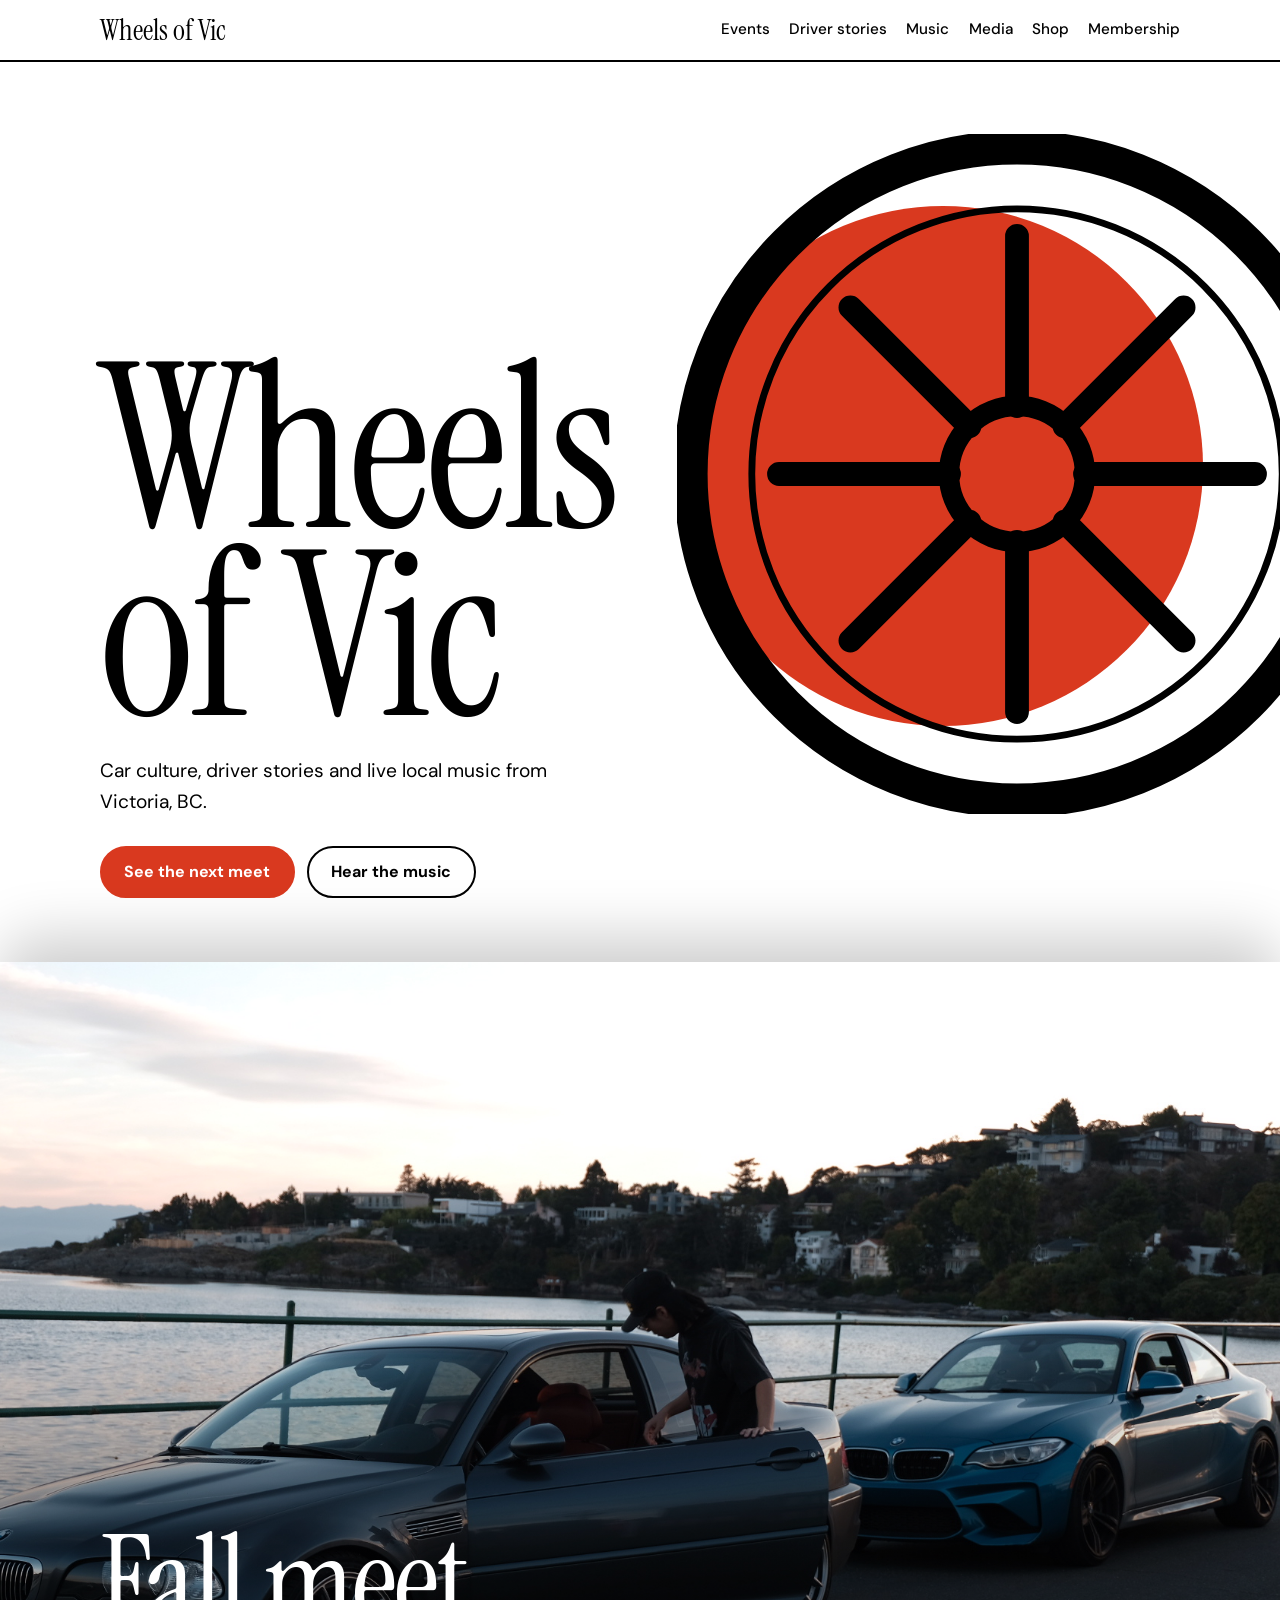
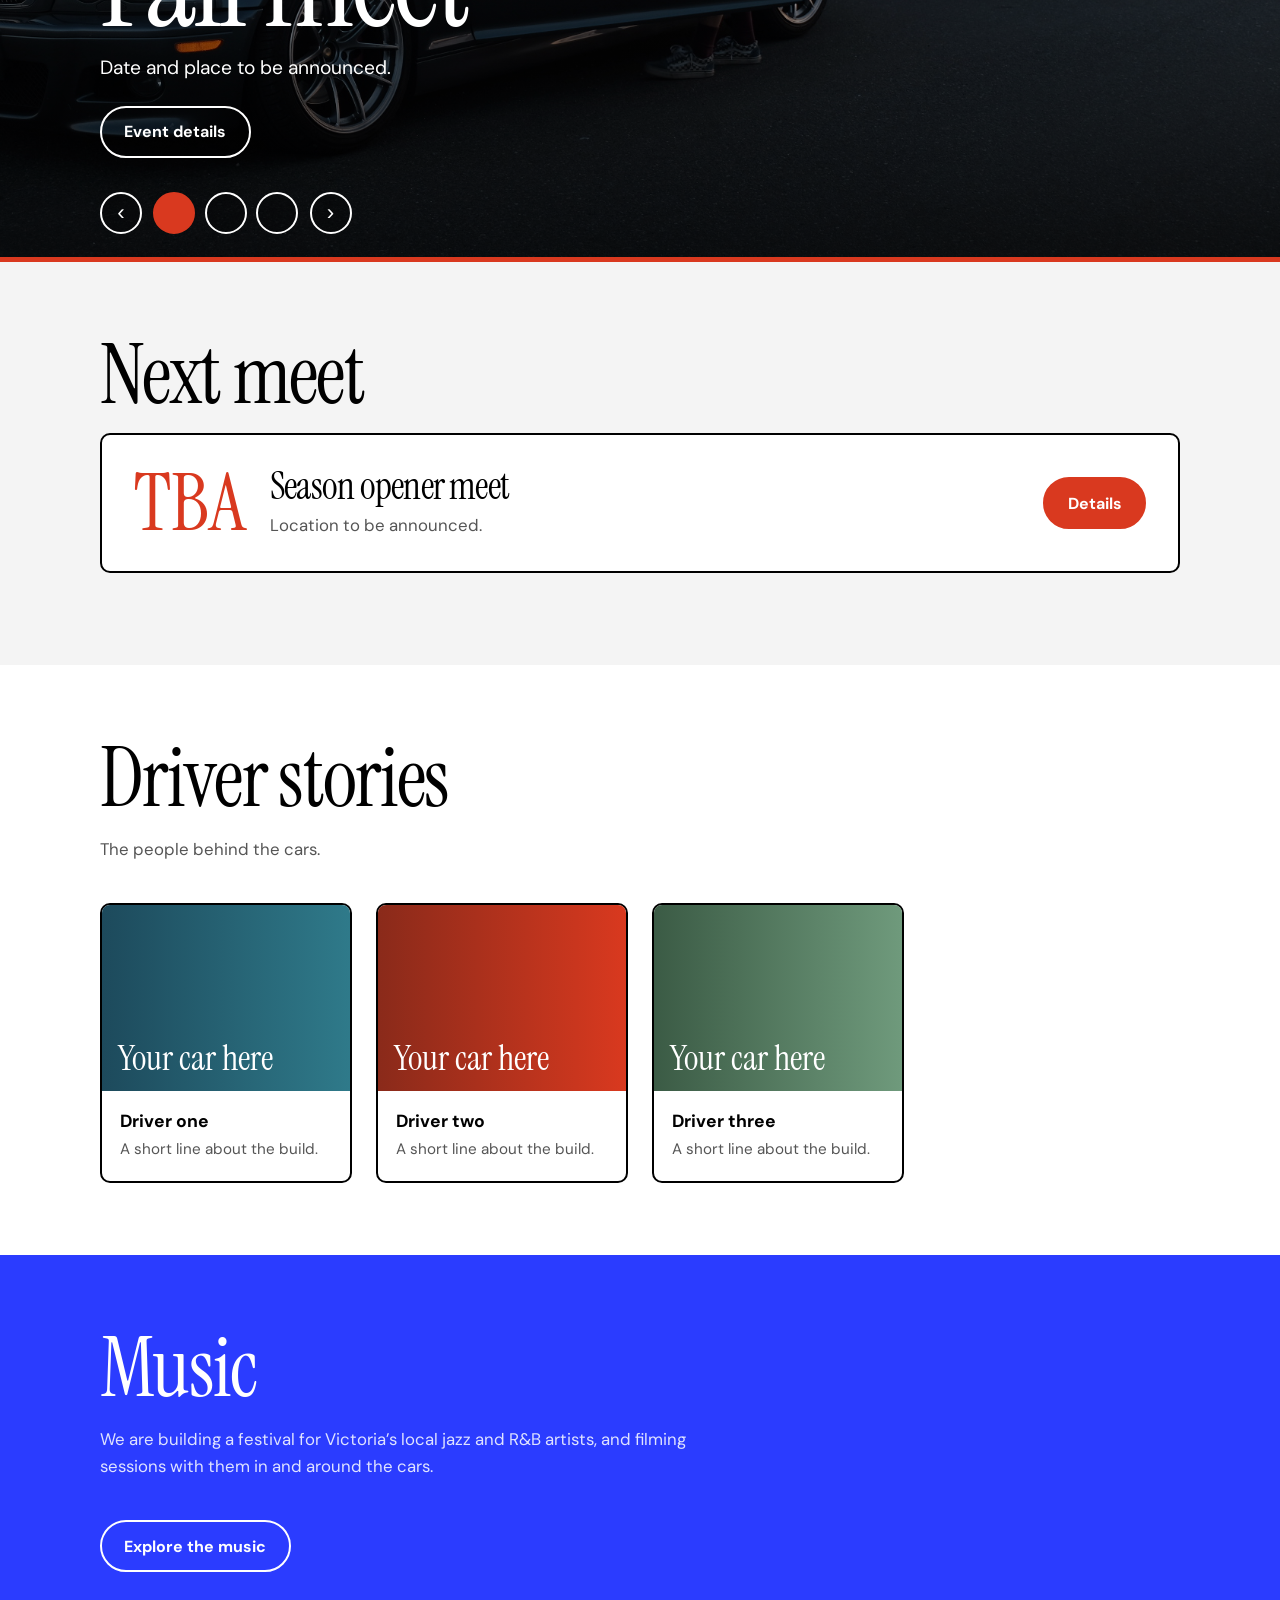
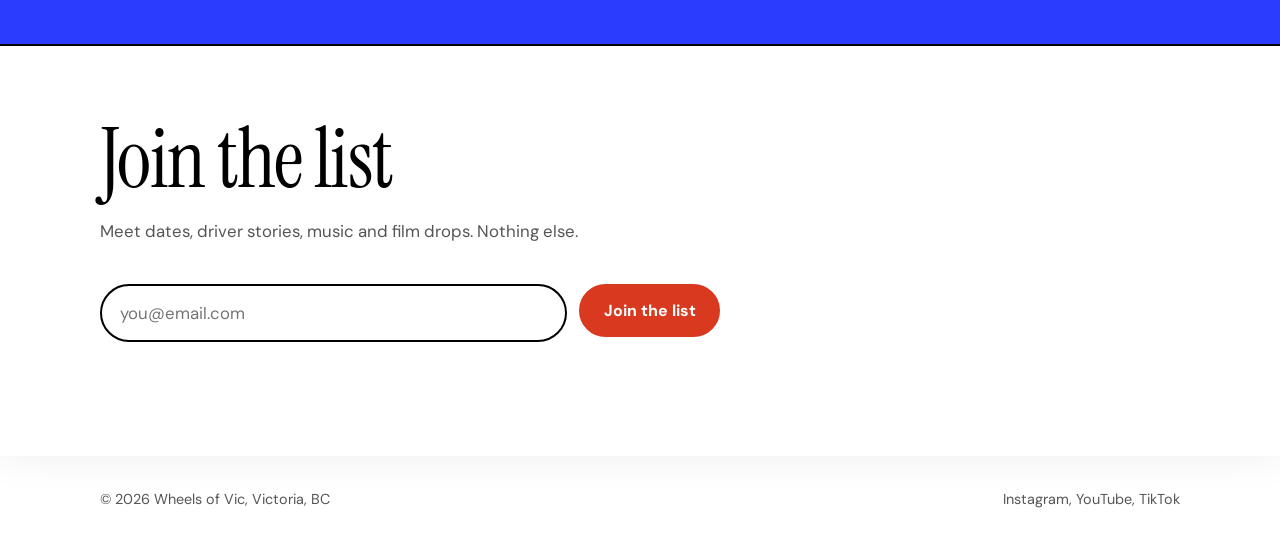
<file: index.html>
<!doctype html>
<html lang="en" class="cover">
  <head>
    <meta charset="utf-8" />
    <meta
      name="viewport"
      content="width=device-width, initial-scale=1, viewport-fit=cover"
    />
    <title>Wheels of Vic</title>
    <link
      href="https://fonts.googleapis.com/css2?family=Instrument+Serif:ital@0;1&family=DM+Sans:wght@400;500;700&display=swap"
      rel="stylesheet"
    />
    <link rel="stylesheet" href="css/main.css" />
  </head>
  <body>
    <div id="site-header"></div>
    <main>
      <div class="hero">
        <div class="disc"></div>
        <svg
          class="wheel"
          id="wheel"
          viewBox="0 0 200 200"
          fill="none"
          stroke="currentColor"
          aria-hidden="true"
        >
          <g class="idle">
            <circle cx="100" cy="100" r="96" stroke-width="10" />
            <circle cx="100" cy="100" r="78" stroke-width="2" />
            <circle cx="100" cy="100" r="20" stroke-width="6" />
            <path
              stroke-width="7"
              stroke-linecap="round"
              d="M100 80V30M100 120v50M80 100H30M120 100h50M114 86l35-35M86 114l-35 35M86 86L51 51M114 114l35 35"
            />
          </g>
        </svg>
        <div class="wrap">
          <h1><span>Wheels</span><span>of Vic</span></h1>
          <p>
            Car culture, driver stories and live local music from Victoria, BC.
            <span class="eq" aria-hidden="true"
              ><i></i><i></i><i></i><i></i><i></i
            ></span>
          </p>
          <div class="btns">
            <a class="btn hot" href="events.html">See the next meet</a
            ><a class="btn" href="music.html">Hear the music</a>
          </div>
        </div>
      </div>
      <div class="stack">
        <section
          class="slider"
          id="billboard"
          role="region"
          aria-roledescription="carousel"
          aria-label="Featured"
        >
          <div class="track"></div>
          <div class="ctrl">
            <button class="prev" aria-label="Previous slide">‹</button>
            <div class="dots"></div>
            <button class="next" aria-label="Next slide">›</button>
          </div>
          <div class="bar"><i></i></div>
        </section>
        <section class="alt">
          <div class="wrap">
            <h2>Next meet</h2>
            <div class="event">
              <div class="date">TBA</div>
              <div>
                <h3>Season opener meet</h3>
                <p>Location to be announced.</p>
              </div>
              <a class="btn hot" href="events.html">Details</a>
            </div>
          </div>
        </section>
        <section>
          <div class="wrap">
            <h2>Driver stories</h2>
            <p class="lede">The people behind the cars.</p>
            <div class="grid" id="storyGrid" data-limit="3"></div>
          </div>
        </section>
        <section class="band">
          <div class="wrap">
            <h2>
              Music
              <span class="eq" aria-hidden="true"
                ><i></i><i></i><i></i><i></i><i></i
              ></span>
            </h2>
            <p class="lede">
              We are building a festival for Victoria’s local jazz and R&amp;B
              artists, and filming sessions with them in and around the cars.
            </p>
            <a class="btn" href="music.html">Explore the music</a>
          </div>
        </section>
        <section class="dark">
          <div class="wrap">
            <h2>Join the list</h2>
            <p class="lede">
              Meet dates, driver stories, music and film drops. Nothing else.
            </p>
            <form class="join" data-demo="Thanks. You are on the list.">
              <input
                type="email"
                required
                placeholder="you@email.com"
                aria-label="Email address"
              /><button class="btn hot" type="submit">Join the list</button>
            </form>
            <div class="msg" role="status"></div>
          </div>
        </section>
      </div>
    </main>
    <div id="site-footer"></div>
    <script src="js/stories.js"></script>
    <script src="js/billboard.js"></script>
    <script src="js/layout.js"></script>
  </body>
</html>
</file>
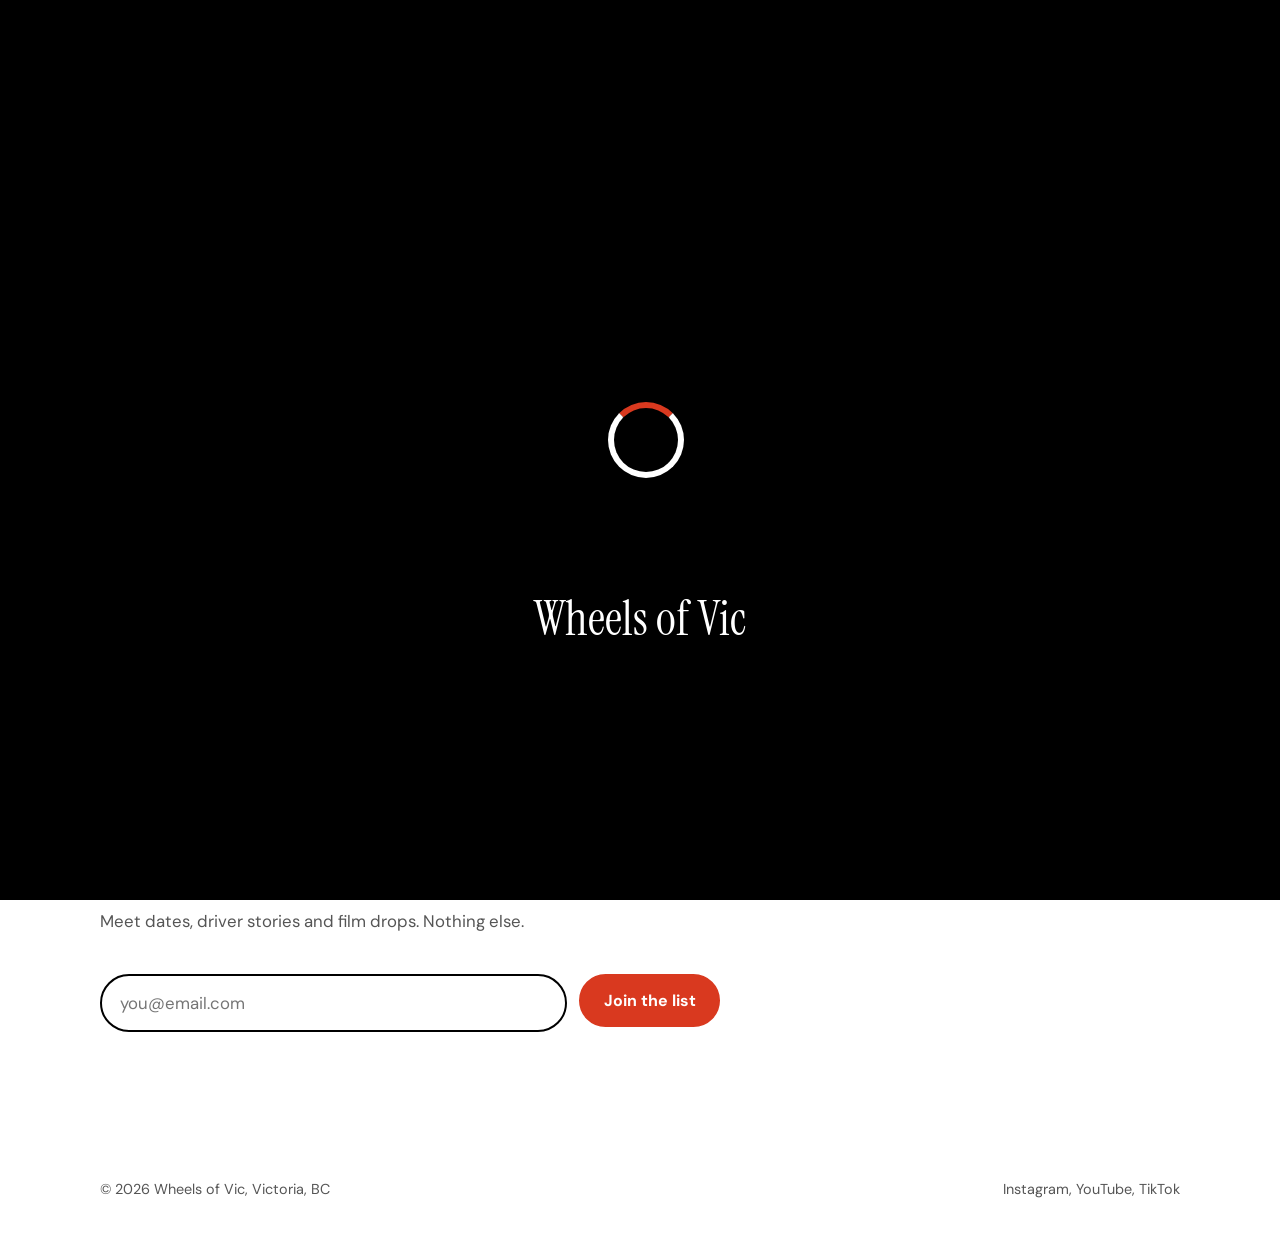
<file: events.html>
<!doctype html>
<html lang="en" class="cover">
  <head>
    <meta charset="utf-8" />
    <meta
      name="viewport"
      content="width=device-width, initial-scale=1, viewport-fit=cover"
    />
    <title>Events | Wheels of Vic</title>
    <link
      href="https://fonts.googleapis.com/css2?family=Instrument+Serif:ital@0;1&family=DM+Sans:wght@400;500;700&display=swap"
      rel="stylesheet"
    />
    <link rel="stylesheet" href="css/main.css" />
  </head>
  <body>
    <div id="site-header"></div>
    <main>
      <div class="wrap page-title"><h1>Events</h1></div>
      <section>
        <div class="wrap">
          <p class="lede">
            Open to every make, model and build. Everyone is welcome, in
            Victoria and beyond.
          </p>
          <div class="event">
            <div class="date">TBA</div>
            <div>
              <h3>Season opener meet</h3>
              <p>Location and time to be announced.</p>
            </div>
            <a class="btn hot" href="#join">Get notified</a>
          </div>
          <p class="lede">Past meet recaps will appear here.</p>
        </div>
      </section>
      <section class="dark">
        <div class="wrap">
          <h2>Join the list</h2>
          <p class="lede">
            Meet dates, driver stories and film drops. Nothing else.
          </p>
          <form class="join" data-demo="Thanks. You are on the list.">
            <input
              type="email"
              required
              placeholder="you@email.com"
              aria-label="Email address"
            /><button class="btn hot" type="submit">Join the list</button>
          </form>
          <div class="msg" role="status"></div>
        </div>
      </section>
    </main>
    <div id="site-footer"></div>
    <script src="js/stories.js"></script>
    <script src="js/layout.js"></script>
  </body>
</html>
</file>
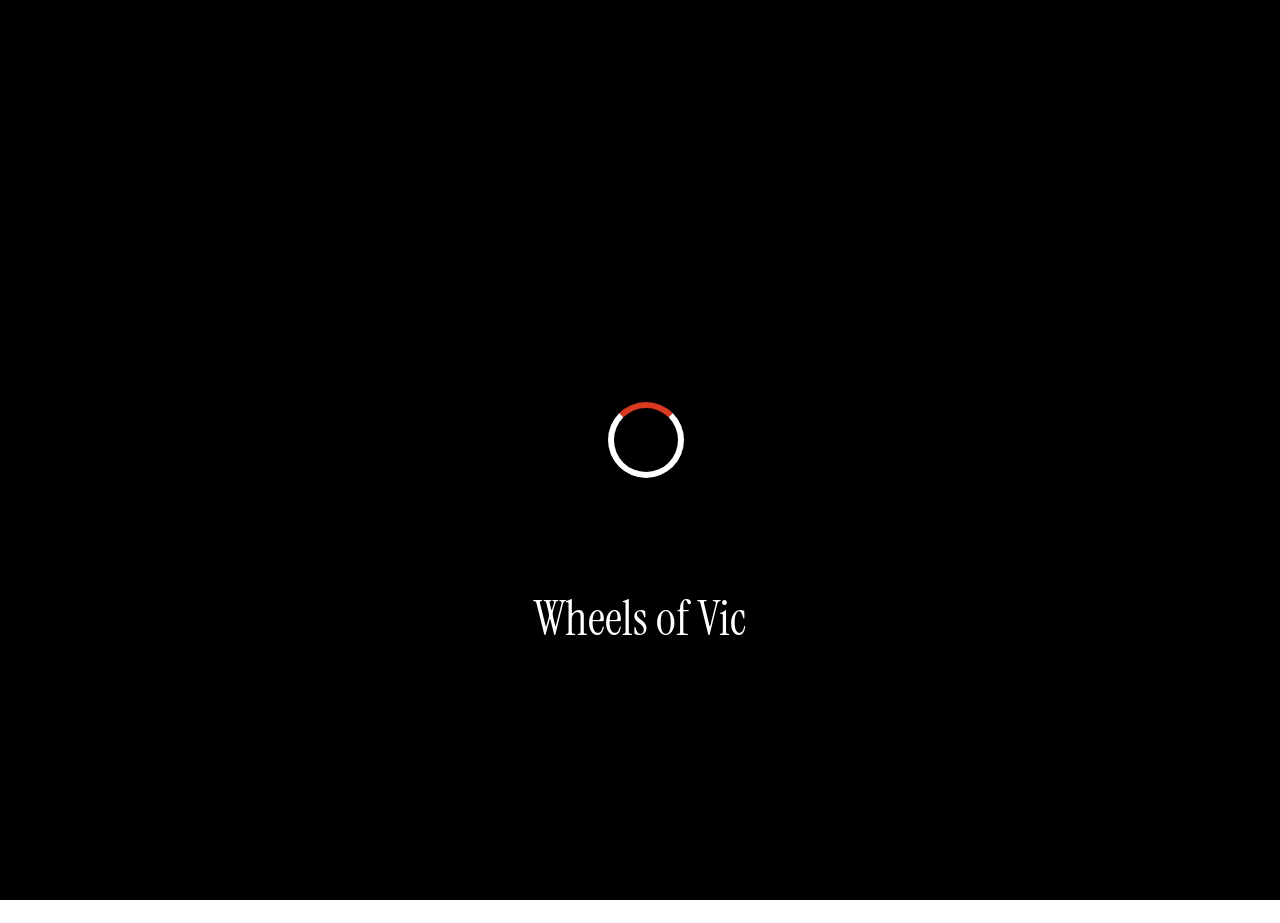
<file: media.html>
<!doctype html>
<html lang="en" class="cover">
  <head>
    <meta charset="utf-8" />
    <meta
      name="viewport"
      content="width=device-width, initial-scale=1, viewport-fit=cover"
    />
    <title>Media | Wheels of Vic</title>
    <link
      href="https://fonts.googleapis.com/css2?family=Instrument+Serif:ital@0;1&family=DM+Sans:wght@400;500;700&display=swap"
      rel="stylesheet"
    />
    <link rel="stylesheet" href="css/main.css" />
  </head>
  <body>
    <div id="site-header"></div>
    <main>
      <div class="wrap page-title"><h1>Photo and film</h1></div>
      <section>
        <div class="wrap">
          <p class="lede">
            Event coverage and short films shot around Greater Victoria. Replace
            these blocks with photos and YouTube embeds.
          </p>
          <div class="media">
            <div class="a" style="--c1: #1d4a5c; --c2: #0f1b21">
              Meet recap film
            </div>
            <div class="b" style="--c1: #8a2a1a; --c2: #d9391f">
              Golden hour at Dallas Road
            </div>
            <div style="--c1: #3b5b45; --c2: #17272f">Malahat run</div>
            <div style="--c1: #55606b; --c2: #13222a">Harbour night shoot</div>
          </div>
        </div>
      </section>
    </main>
    <div id="site-footer"></div>
    <script src="js/stories.js"></script>
    <script src="js/layout.js"></script>
  </body>
</html>
</file>
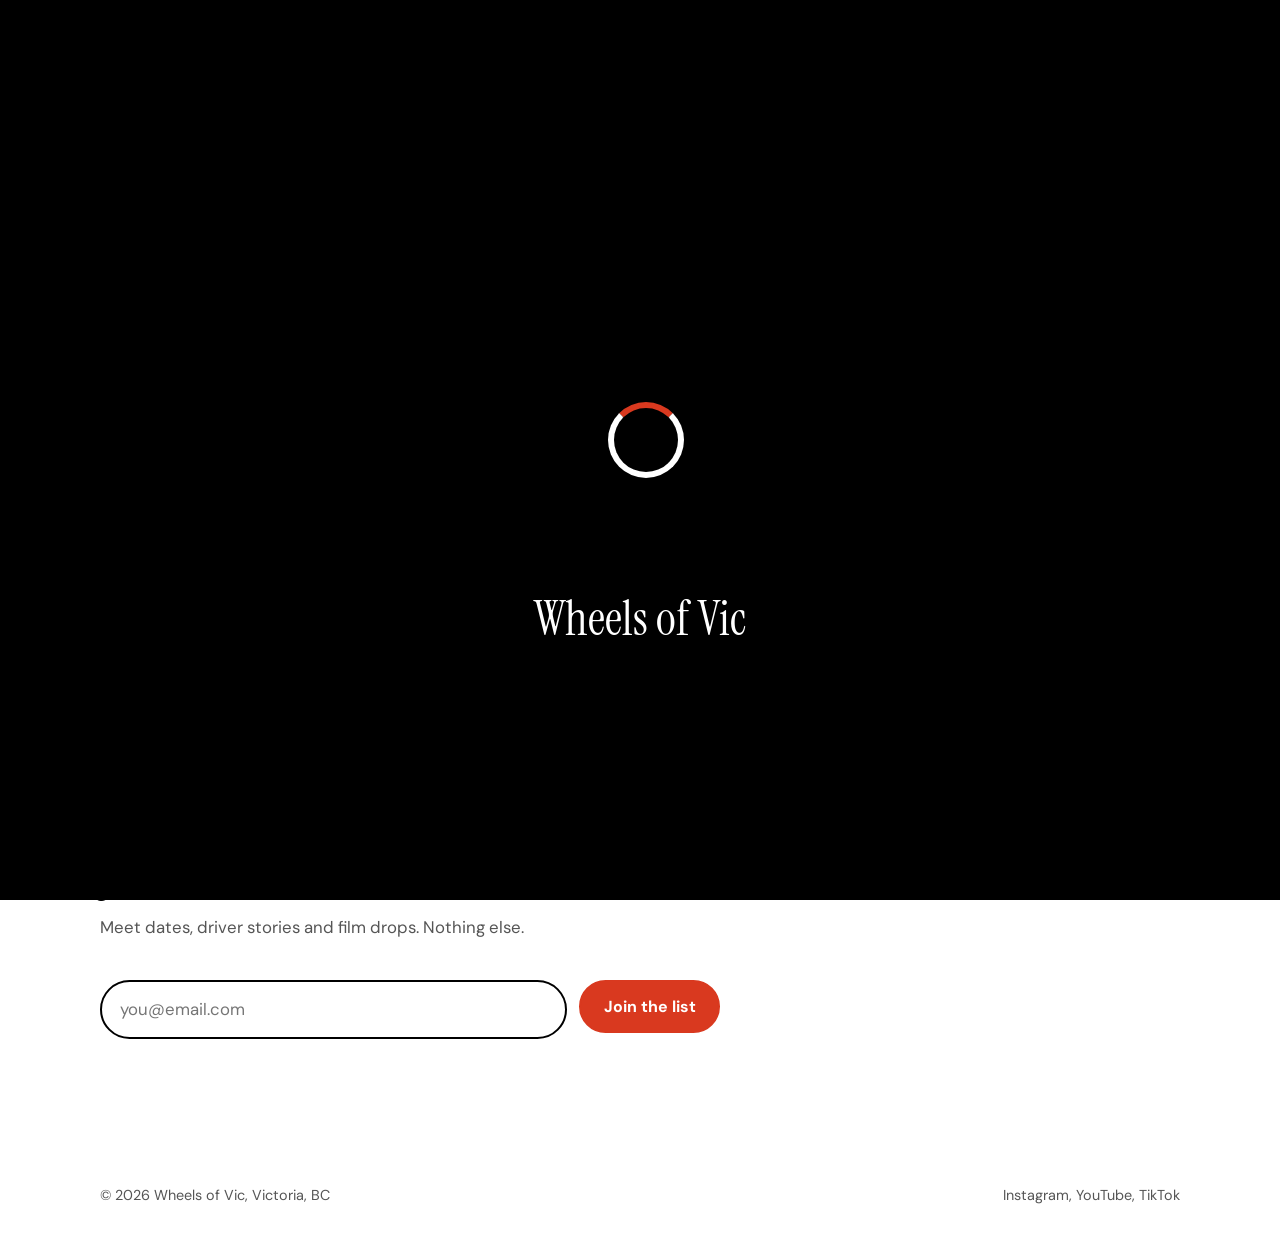
<file: membership.html>
<!doctype html>
<html lang="en" class="cover">
  <head>
    <meta charset="utf-8" />
    <meta
      name="viewport"
      content="width=device-width, initial-scale=1, viewport-fit=cover"
    />
    <title>Membership | Wheels of Vic</title>
    <link
      href="https://fonts.googleapis.com/css2?family=Instrument+Serif:ital@0;1&family=DM+Sans:wght@400;500;700&display=swap"
      rel="stylesheet"
    />
    <link rel="stylesheet" href="css/main.css" />
  </head>
  <body>
    <div id="site-header"></div>
    <main>
      <div class="wrap page-title"><h1>Membership</h1></div>
      <section>
        <div class="wrap">
          <p class="lede">
            Tiers and pricing are placeholders. Edit them to match your plan.
          </p>
          <div class="tiers">
            <div class="tier">
              <h3>Community</h3>
              <p>Free</p>
              <ul>
                <li>Event announcements</li>
                <li>Driver stories and media</li>
              </ul>
            </div>
            <div class="tier pick">
              <h3>Crew</h3>
              <p>Price to be set</p>
              <ul>
                <li>Early access to meets and drops</li>
                <li>Member discounts in the shop</li>
                <li>Featured driver story</li>
              </ul>
            </div>
          </div>
        </div>
      </section>
      <section class="dark">
        <div class="wrap">
          <h2>Join the list</h2>
          <p class="lede">
            Meet dates, driver stories and film drops. Nothing else.
          </p>
          <form class="join" data-demo="Thanks. You are on the list.">
            <input
              type="email"
              required
              placeholder="you@email.com"
              aria-label="Email address"
            /><button class="btn hot" type="submit">Join the list</button>
          </form>
          <div class="msg" role="status"></div>
        </div>
      </section>
    </main>
    <div id="site-footer"></div>
    <script src="js/stories.js"></script>
    <script src="js/layout.js"></script>
  </body>
</html>
</file>
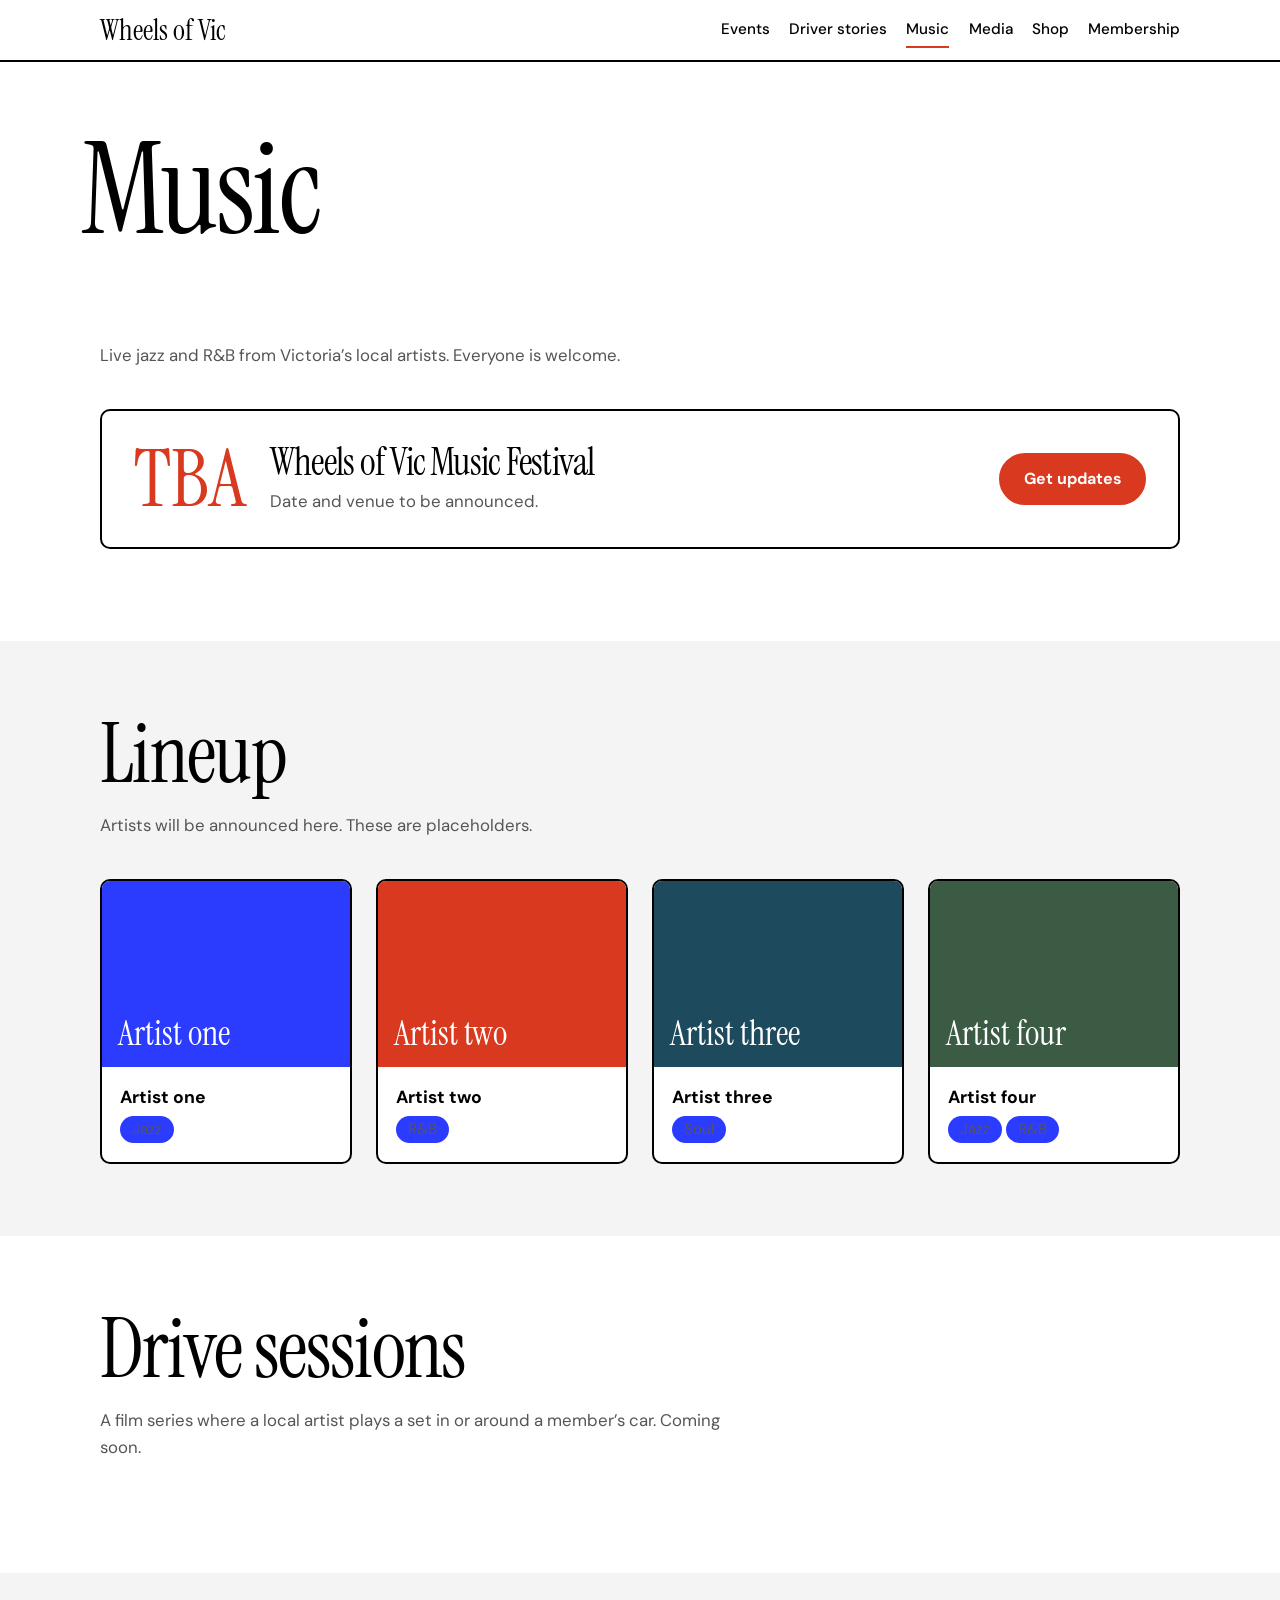
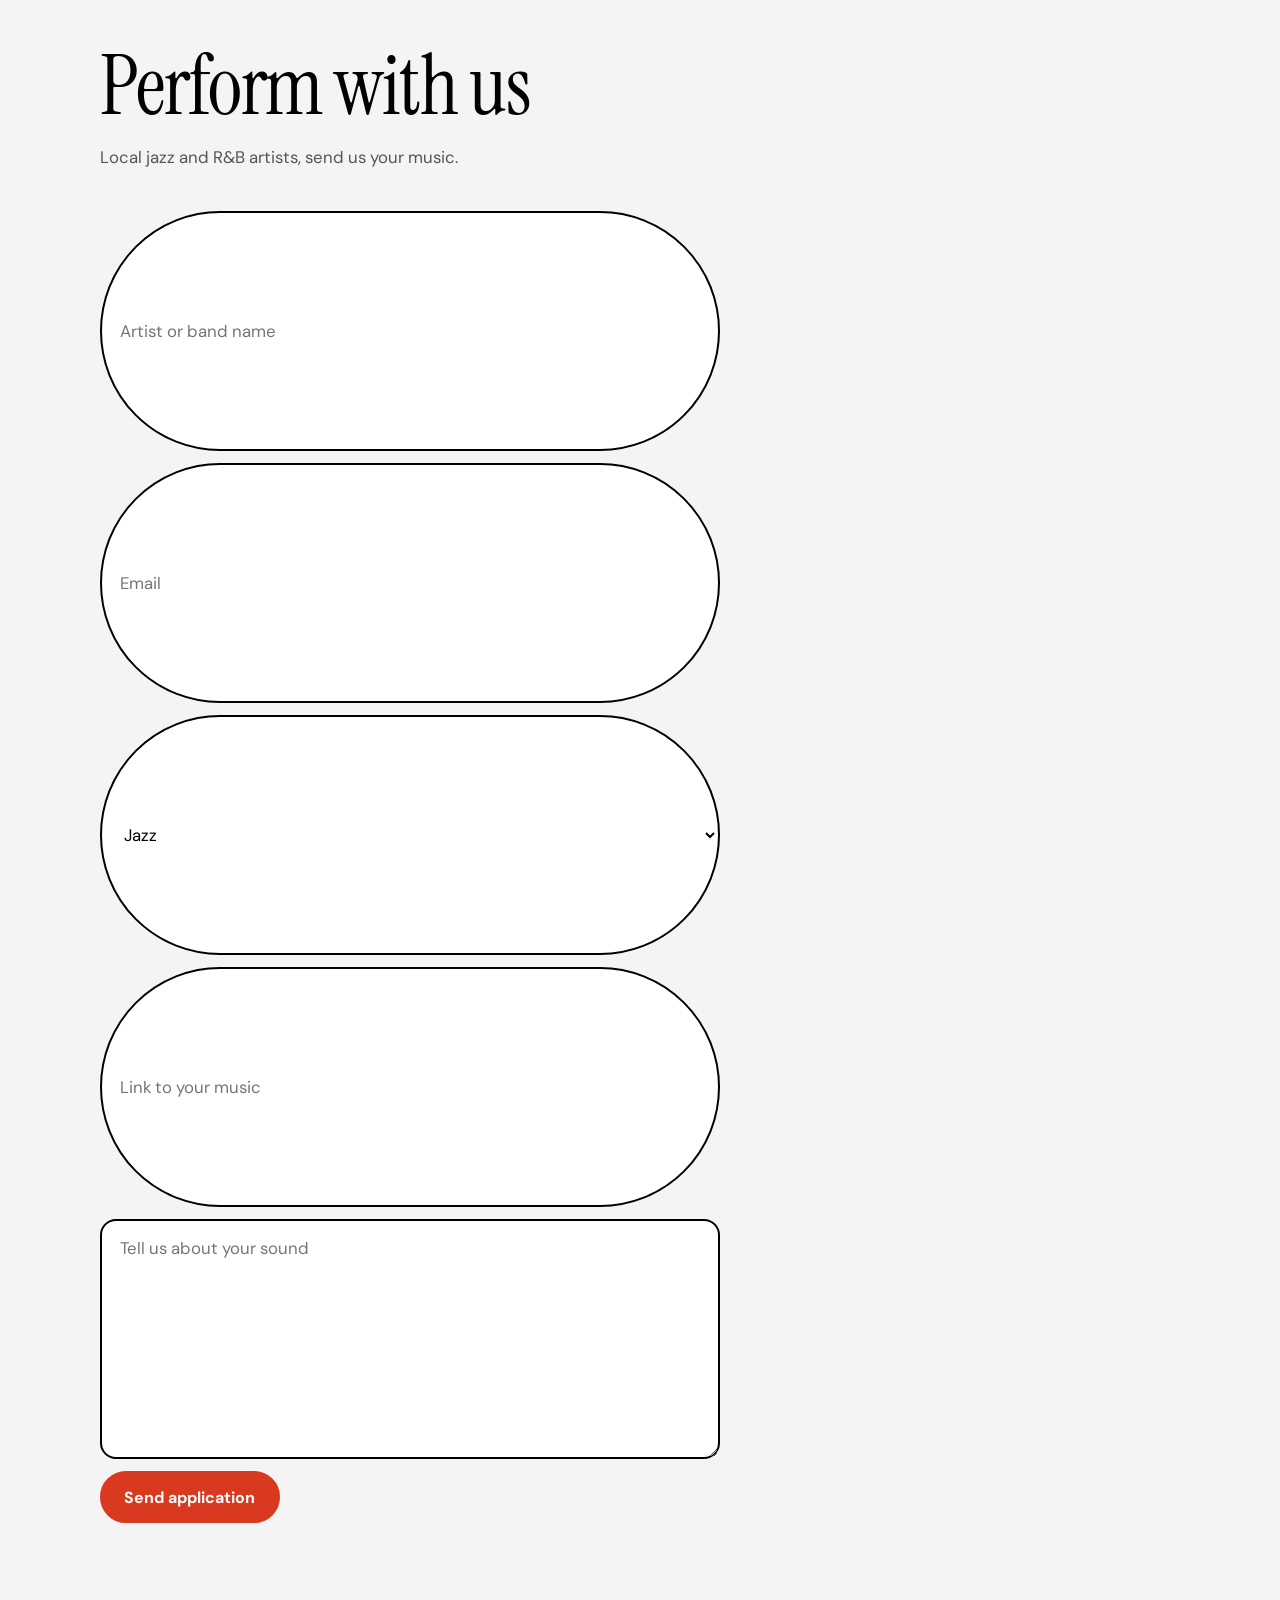
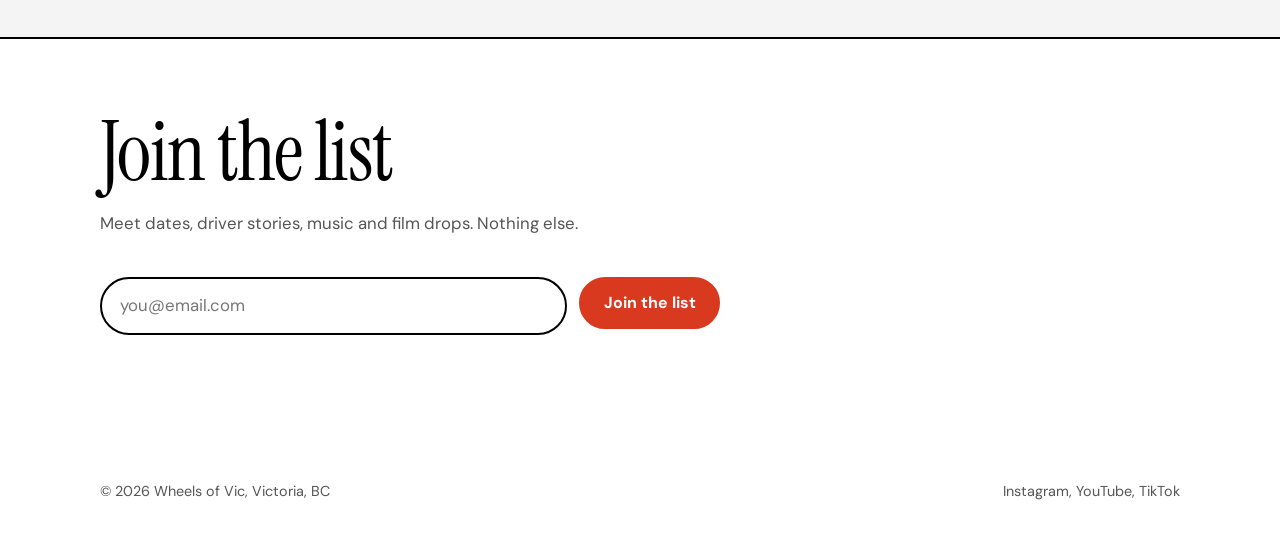
<file: music.html>
<!doctype html>
<html lang="en" class="cover">
  <head>
    <meta charset="utf-8" />
    <meta
      name="viewport"
      content="width=device-width, initial-scale=1, viewport-fit=cover"
    />
    <title>Music | Wheels of Vic</title>
    <link
      href="https://fonts.googleapis.com/css2?family=Instrument+Serif:ital@0;1&family=DM+Sans:wght@400;500;700&display=swap"
      rel="stylesheet"
    />
    <link rel="stylesheet" href="css/main.css" />
  </head>
  <body>
    <div id="site-header"></div>
    <main>
      <div class="wrap page-title">
        <h1>
          Music
          <span class="eq" aria-hidden="true"
            ><i></i><i></i><i></i><i></i><i></i
          ></span>
        </h1>
      </div>
      <section>
        <div class="wrap">
          <p class="lede">
            Live jazz and R&amp;B from Victoria’s local artists. Everyone is
            welcome.
          </p>
          <div class="event">
            <div class="date">TBA</div>
            <div>
              <h3>Wheels of Vic Music Festival</h3>
              <p>Date and venue to be announced.</p>
            </div>
            <a class="btn hot" href="#updates">Get updates</a>
          </div>
        </div>
      </section>
      <section class="alt">
        <div class="wrap">
          <h2>Lineup</h2>
          <p class="lede">
            Artists will be announced here. These are placeholders.
          </p>
          <div class="grid">
            <div class="card">
              <div class="plate" style="background: #2b3cff">Artist one</div>
              <div class="meta">
                <b>Artist one</b><span class="tag">Jazz</span>
              </div>
            </div>
            <div class="card">
              <div class="plate" style="background: #d9391f">Artist two</div>
              <div class="meta">
                <b>Artist two</b><span class="tag">R&amp;B</span>
              </div>
            </div>
            <div class="card">
              <div class="plate" style="background: #1d4a5c">Artist three</div>
              <div class="meta">
                <b>Artist three</b><span class="tag">Soul</span>
              </div>
            </div>
            <div class="card">
              <div class="plate" style="background: #3b5b45">Artist four</div>
              <div class="meta">
                <b>Artist four</b><span class="tag">Jazz</span
                ><span class="tag">R&amp;B</span>
              </div>
            </div>
          </div>
        </div>
      </section>
      <section>
        <div class="wrap">
          <h2>Drive sessions</h2>
          <p class="lede">
            A film series where a local artist plays a set in or around a
            member’s car. Coming soon.
          </p>
        </div>
      </section>
      <section class="alt" id="perform">
        <div class="wrap">
          <h2>Perform with us</h2>
          <p class="lede">
            Local jazz and R&amp;B artists, send us your music.
          </p>
          <form class="form" data-demo="Thanks. We will be in touch.">
            <input
              required
              placeholder="Artist or band name"
              aria-label="Artist or band name"
            /><input
              type="email"
              required
              placeholder="Email"
              aria-label="Email"
            />
            <select aria-label="Genre">
              <option>Jazz</option>
              <option>R&amp;B</option>
              <option>Soul</option>
              <option>Other</option>
            </select>
            <input
              placeholder="Link to your music"
              aria-label="Link to your music"
            /><textarea
              placeholder="Tell us about your sound"
              aria-label="About you"
            ></textarea>
            <button class="btn hot" type="submit">Send application</button>
          </form>
          <div class="msg" role="status"></div>
        </div>
      </section>
      <div id="updates"></div>
      <section class="dark">
        <div class="wrap">
          <h2>Join the list</h2>
          <p class="lede">
            Meet dates, driver stories, music and film drops. Nothing else.
          </p>
          <form class="join" data-demo="Thanks. You are on the list.">
            <input
              type="email"
              required
              placeholder="you@email.com"
              aria-label="Email address"
            /><button class="btn hot" type="submit">Join the list</button>
          </form>
          <div class="msg" role="status"></div>
        </div>
      </section>
    </main>
    <div id="site-footer"></div>
    <script src="js/stories.js"></script>
    <script src="js/layout.js"></script>
  </body>
</html>
</file>
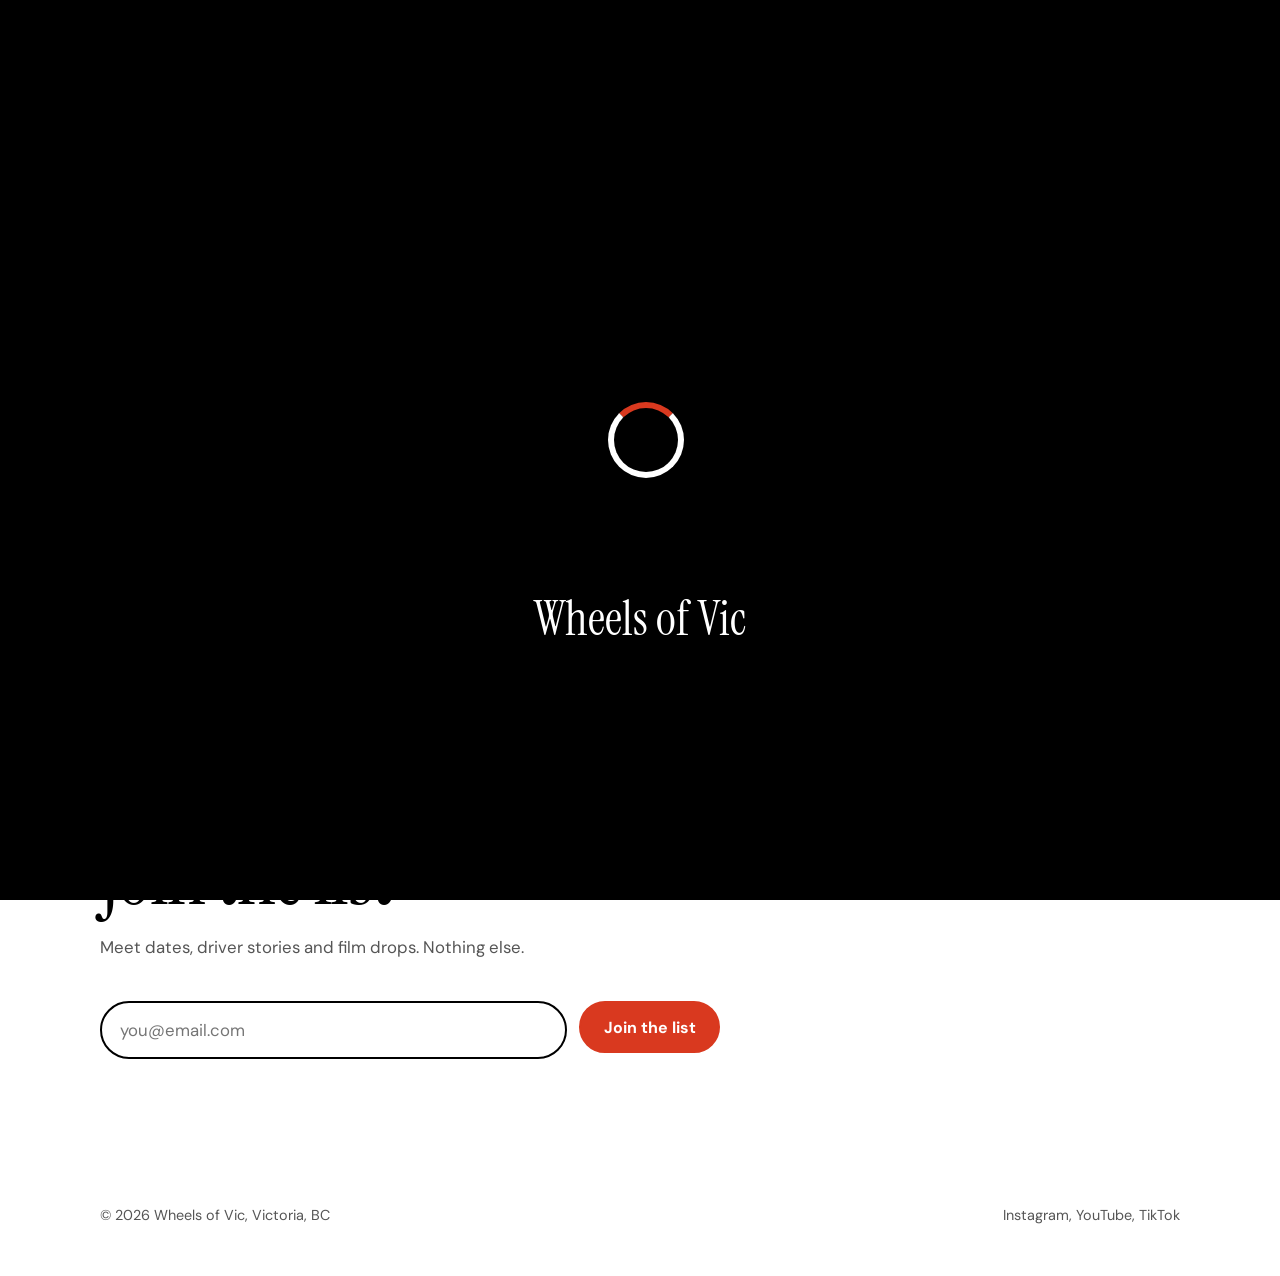
<file: shop.html>
<!doctype html>
<html lang="en" class="cover">
  <head>
    <meta charset="utf-8" />
    <meta
      name="viewport"
      content="width=device-width, initial-scale=1, viewport-fit=cover"
    />
    <title>Shop | Wheels of Vic</title>
    <link
      href="https://fonts.googleapis.com/css2?family=Instrument+Serif:ital@0;1&family=DM+Sans:wght@400;500;700&display=swap"
      rel="stylesheet"
    />
    <link rel="stylesheet" href="css/main.css" />
  </head>
  <body>
    <div id="site-header"></div>
    <main>
      <div class="wrap page-title"><h1>Shop</h1></div>
      <section>
        <div class="wrap">
          <p class="lede">
            Limited drops are coming. Join the list to hear first.
          </p>
          <div class="grid">
            <div class="card">
              <div class="plate" style="background: #1d4a5c">Cap</div>
              <div class="meta">
                <b>Wheels of Vic cap</b><span>Coming soon</span>
              </div>
            </div>
            <div class="card">
              <div class="plate" style="background: #8a2a1a">Tee</div>
              <div class="meta"><b>Logo tee</b><span>Coming soon</span></div>
            </div>
            <div class="card">
              <div class="plate" style="background: #3b5b45">Sticker</div>
              <div class="meta">
                <b>Sticker pack</b><span>Coming soon</span>
              </div>
            </div>
          </div>
        </div>
      </section>
      <section class="dark">
        <div class="wrap">
          <h2>Join the list</h2>
          <p class="lede">
            Meet dates, driver stories and film drops. Nothing else.
          </p>
          <form class="join" data-demo="Thanks. You are on the list.">
            <input
              type="email"
              required
              placeholder="you@email.com"
              aria-label="Email address"
            /><button class="btn hot" type="submit">Join the list</button>
          </form>
          <div class="msg" role="status"></div>
        </div>
      </section>
    </main>
    <div id="site-footer"></div>
    <script src="js/stories.js"></script>
    <script src="js/layout.js"></script>
  </body>
</html>
</file>
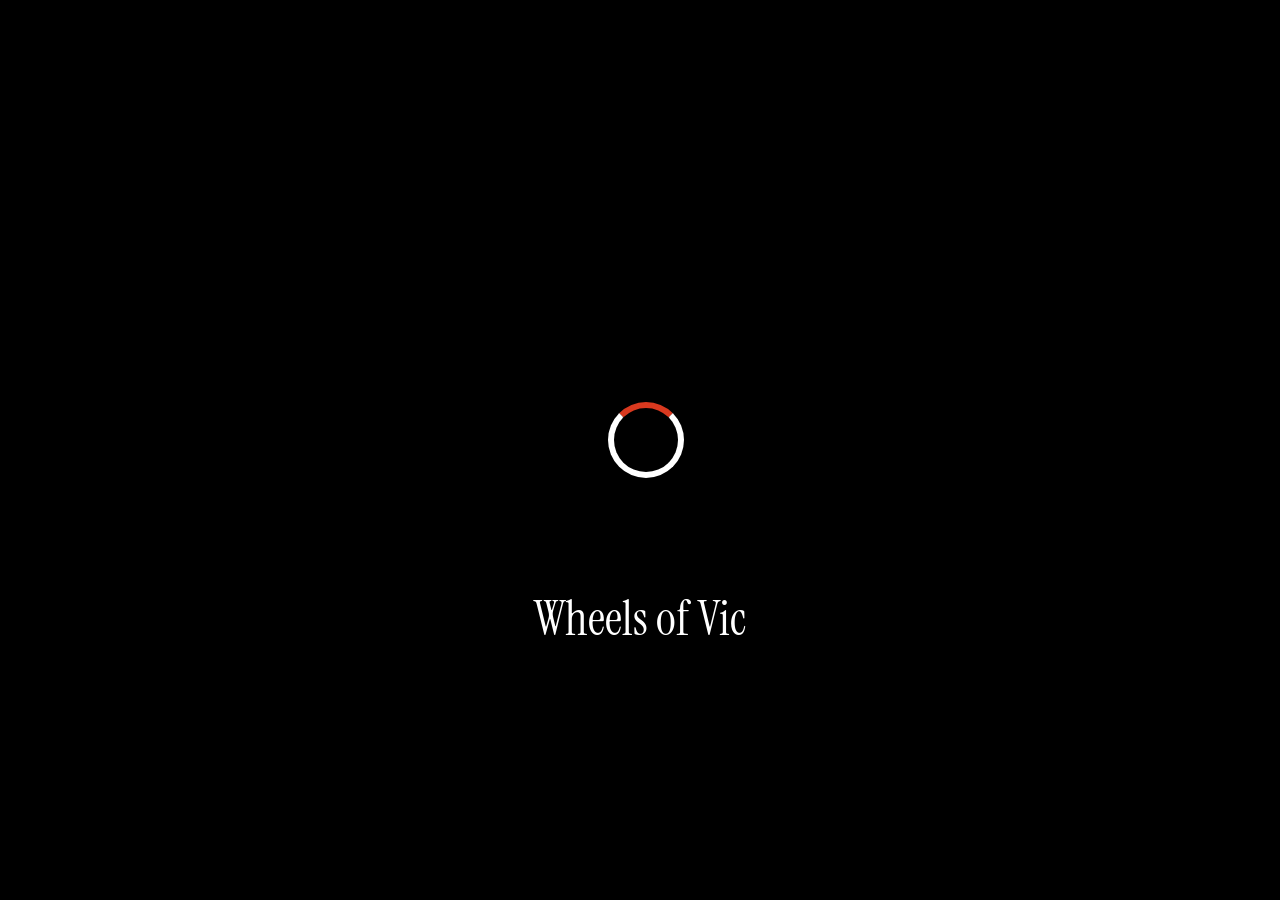
<file: stories.html>
<!doctype html>
<html lang="en" class="cover">
  <head>
    <meta charset="utf-8" />
    <meta
      name="viewport"
      content="width=device-width, initial-scale=1, viewport-fit=cover"
    />
    <title>Driver stories | Wheels of Vic</title>
    <link
      href="https://fonts.googleapis.com/css2?family=Instrument+Serif:ital@0;1&family=DM+Sans:wght@400;500;700&display=swap"
      rel="stylesheet"
    />
    <link rel="stylesheet" href="css/main.css" />
  </head>
  <body>
    <div id="site-header"></div>
    <main>
      <div class="wrap page-title"><h1>Driver stories</h1></div>
      <section>
        <div class="wrap">
          <p class="lede">
            How they found the car, what they changed, and where they drive.
          </p>
          <div class="grid" id="storyGrid"></div>
        </div>
      </section>
    </main>
    <div id="site-footer"></div>
    <script src="js/stories.js"></script>
    <script src="js/layout.js"></script>
  </body>
</html>
</file>
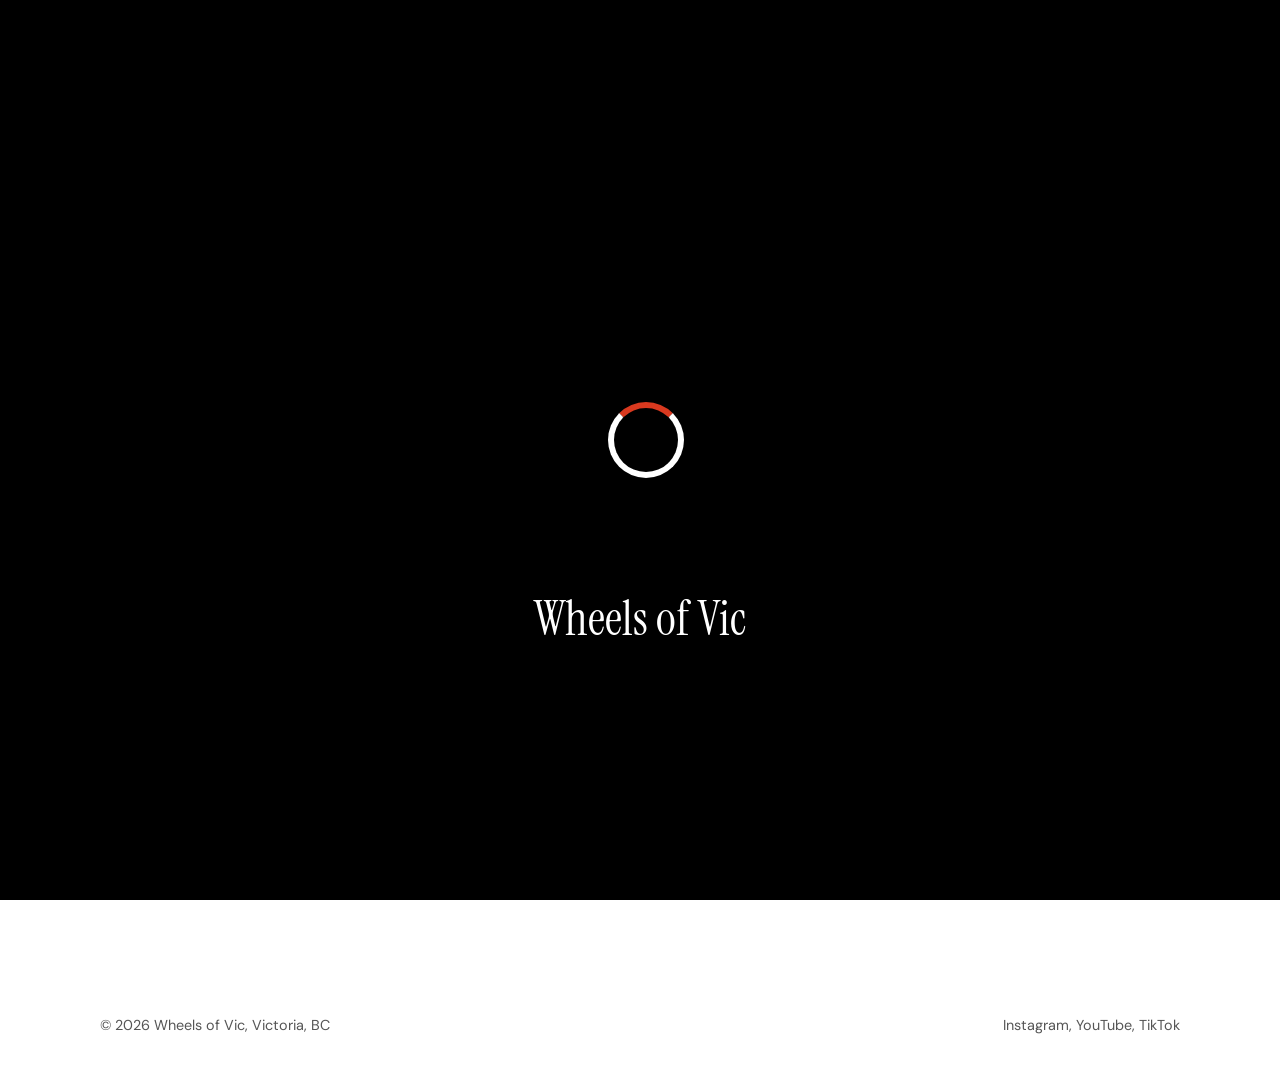
<file: story.html>
<!doctype html>
<html lang="en" class="cover">
  <head>
    <meta charset="utf-8" />
    <meta
      name="viewport"
      content="width=device-width, initial-scale=1, viewport-fit=cover"
    />
    <title>Driver story | Wheels of Vic</title>
    <link
      href="https://fonts.googleapis.com/css2?family=Instrument+Serif:ital@0;1&family=DM+Sans:wght@400;500;700&display=swap"
      rel="stylesheet"
    />
    <link rel="stylesheet" href="css/main.css" />
  </head>
  <body>
    <div id="site-header"></div>
    <main>
      <section><div class="wrap" id="story"></div></section>
    </main>
    <div id="site-footer"></div>
    <script src="js/stories.js"></script>
    <script src="js/layout.js"></script>
  </body>
</html>
</file>
<file: css/main.css>
:root {
  --bg: #fff;
  --ink: #000;
  --mute: #555;
  --panel: #f4f4f4;
  --line: #dcdcdc;
  --hot: #d9391f;
  --blue: #2b3cff;
  color-scheme: light;
}
* {
  box-sizing: border-box;
}
html {
  scroll-behavior: smooth;
}
body {
  margin: 0;
  background: var(--bg);
  color: var(--ink);
  font:
    400 1.05rem/1.6 "DM Sans",
    system-ui,
    sans-serif;
  overflow-x: clip;
}
h1,
h2,
h3 {
  font-family: "Instrument Serif", Georgia, serif;
  font-weight: 400;
  line-height: 1;
  margin: 0;
  letter-spacing: -0.02em;
}
a {
  color: inherit;
}
:focus-visible {
  outline: 3px solid var(--blue);
  outline-offset: 3px;
}
.wrap {
  width: 100%;
  max-width: 1120px;
  margin: 0 auto;
  padding: 0 1.25rem;
}
/* loader and page transition */
html::before {
  content: "Wheels of Vic";
  position: fixed;
  inset: 0;
  z-index: 99;
  background: var(--ink);
  color: var(--bg);
  display: flex;
  align-items: center;
  justify-content: center;
  padding-top: 7rem;
  font:
    400 3rem "Instrument Serif",
    serif;
  transform: translateY(-100%);
  transition: transform 0.55s cubic-bezier(0.7, 0, 0.2, 1);
  pointer-events: none;
}
html::after {
  content: "";
  position: fixed;
  left: 50%;
  top: 50%;
  width: 64px;
  height: 64px;
  margin: -48px 0 0 -32px;
  z-index: 100;
  border: 6px solid var(--bg);
  border-top-color: var(--hot);
  border-radius: 50%;
  opacity: 0;
  animation: spin 0.8s linear infinite;
  transition: opacity 0.2s;
  pointer-events: none;
}
html.cover::before {
  transform: none;
  pointer-events: auto;
}
html.cover::after {
  opacity: 1;
}
@keyframes spin {
  to {
    transform: rotate(360deg);
  }
}
/* nav */
.nav {
  position: sticky;
  top: 0;
  z-index: 20;
  background: var(--bg);
  border-bottom: 2px solid var(--ink);
  padding-top: env(safe-area-inset-top, 0);
}
.nav .wrap {
  display: flex;
  align-items: center;
  justify-content: space-between;
  height: 60px;
}
.logo {
  font:
    400 1.8rem "Instrument Serif",
    serif;
  text-decoration: none;
}
.nav nav {
  display: flex;
  gap: 1.2rem;
  font-weight: 500;
  font-size: 0.95rem;
}
.nav nav a {
  text-decoration: none;
  padding: 0.3rem 0;
  border-bottom: 2px solid transparent;
}
.nav nav a:hover,
.nav nav a[aria-current] {
  border-color: var(--hot);
}
@media (max-width: 860px) {
  .nav .wrap {
    height: auto;
    flex-direction: column;
    align-items: flex-start;
    padding: 0.6rem 1.25rem;
  }
  .nav nav {
    gap: 0.9rem;
    flex-wrap: wrap;
    font-size: 0.9rem;
  }
}
/* hero: stays put and fades while the stack slides over it */
.hero {
  position: sticky;
  top: 0;
  height: 100vh;
  height: 100svh;
  display: flex;
  align-items: flex-end;
  padding: 0 0 4rem;
  overflow: hidden;
  will-change: transform, opacity;
}
.hero h1 {
  font-size: clamp(4.5rem, 18vw, 15rem);
  line-height: 0.82;
  position: relative;
  z-index: 2;
}
.hero h1 span {
  display: block;
}
.hero p {
  position: relative;
  z-index: 2;
  max-width: 36ch;
  font-size: 1.2rem;
  margin: 1.5rem 0 1.75rem;
}
.disc {
  position: absolute;
  right: 6vw;
  top: 16vh;
  width: min(46vw, 520px);
  aspect-ratio: 1;
  border-radius: 50%;
  background: var(--hot);
}
.wheel {
  position: absolute;
  right: -6vw;
  top: 8vh;
  width: min(70vw, 680px);
  aspect-ratio: 1;
  color: var(--ink);
}
.idle {
  transform-box: fill-box;
  transform-origin: center;
  animation: spin 30s linear infinite;
}
.btns {
  display: flex;
  gap: 0.75rem;
  flex-wrap: wrap;
  position: relative;
  z-index: 2;
}
.btn {
  display: inline-block;
  padding: 0.85rem 1.4rem;
  font:
    700 1rem "DM Sans",
    sans-serif;
  text-decoration: none;
  border: 2px solid var(--ink);
  border-radius: 999px;
  background: var(--bg);
  color: var(--ink);
  cursor: pointer;
  transition:
    background 0.2s,
    color 0.2s;
}
.btn.hot {
  background: var(--hot);
  border-color: var(--hot);
  color: #fff;
}
.btn:hover,
.btn.hot:hover {
  background: var(--ink);
  border-color: var(--ink);
  color: #fff;
}
.stack {
  position: relative;
  z-index: 3;
  background: var(--bg);
  border-radius: 32px 32px 0 0;
  box-shadow: 0 -24px 60px rgba(0, 0, 0, 0.2);
}
.marquee {
  overflow: hidden;
  border-bottom: 2px solid var(--ink);
  padding: 0.9rem 0;
  border-radius: 32px 32px 0 0;
}
.marquee div {
  display: flex;
  align-items: center;
  width: max-content;
  gap: 2rem;
  animation: slide 30s linear infinite;
  font:
    400 3rem/1 "Instrument Serif",
    serif;
  white-space: nowrap;
}
.marquee i {
  width: 18px;
  height: 18px;
  border-radius: 50%;
  background: var(--hot);
}
@keyframes slide {
  to {
    transform: translateX(-50%);
  }
}
.eq {
  display: inline-flex;
  gap: 3px;
  align-items: flex-end;
  height: 22px;
  vertical-align: middle;
  margin-left: 0.5rem;
  color: var(--blue);
}
.eq i {
  width: 4px;
  background: currentColor;
  animation: bar 0.8s ease-in-out infinite alternate;
}
.eq i:nth-child(2) {
  animation-duration: 0.6s;
}
.eq i:nth-child(3) {
  animation-duration: 1s;
}
.eq i:nth-child(4) {
  animation-duration: 0.7s;
}
.eq i:nth-child(5) {
  animation-duration: 0.9s;
}
@keyframes bar {
  from {
    height: 4px;
  }
  to {
    height: 22px;
  }
}
/* sections */
section {
  padding: 4.5rem 0;
}
.alt {
  background: var(--panel);
}
.dark {
  border-top: 2px solid var(--ink);
}
h2 {
  font-size: clamp(2.8rem, 7vw, 5.2rem);
  margin-bottom: 1rem;
}
.page-title {
  padding: 4rem 0 1rem;
}
.page-title h1 {
  font-size: clamp(3.5rem, 11vw, 8rem);
}
.lede {
  max-width: 52ch;
  color: var(--mute);
  margin: 0 0 2.5rem;
}
.event,
.card,
.tier {
  border: 2px solid var(--ink);
  border-radius: 10px;
  background: var(--bg);
  transition:
    transform 0.25s,
    box-shadow 0.25s;
}
.event:hover,
.card:hover,
.tier:hover {
  transform: translate(-4px, -4px);
  box-shadow: 8px 8px 0 var(--ink);
}
.event {
  display: grid;
  grid-template-columns: auto 1fr auto;
  gap: 1.5rem;
  align-items: center;
  padding: 2rem;
  margin-bottom: 1.25rem;
}
.event .date {
  font:
    400 5rem/0.85 "Instrument Serif",
    serif;
  color: var(--hot);
}
.event h3 {
  font-size: 2.4rem;
  margin-bottom: 0.4rem;
}
.event p {
  margin: 0;
  color: var(--mute);
}
@media (max-width: 720px) {
  .event {
    grid-template-columns: 1fr;
  }
}
.grid {
  display: grid;
  grid-template-columns: repeat(auto-fill, minmax(250px, 1fr));
  gap: 1.5rem;
}
.card {
  display: flex;
  flex-direction: column;
  overflow: hidden;
  text-decoration: none;
}
.plate {
  aspect-ratio: 4/3;
  display: flex;
  align-items: flex-end;
  padding: 1rem;
  color: #fff;
  font:
    400 2.2rem/0.95 "Instrument Serif",
    serif;
  background-size: 200% 100%;
  transition: background-position 0.6s;
}
.card:hover .plate {
  background-position: 100% 0;
}
.card .meta {
  padding: 1rem 1.1rem 1.2rem;
}
.card b {
  display: block;
  font-size: 1.1rem;
}
.card span {
  color: var(--mute);
  font-size: 0.95rem;
}
.tag {
  display: inline-block;
  background: var(--blue);
  color: #fff;
  border-radius: 999px;
  padding: 0.1rem 0.75rem;
  font-size: 0.85rem;
  margin: 0.3rem 0.3rem 0 0;
}
.tiers {
  display: grid;
  grid-template-columns: repeat(auto-fit, minmax(260px, 1fr));
  gap: 1.5rem;
}
.tier {
  padding: 1.75rem;
}
.tier.pick {
  border-color: var(--hot);
}
.tier h3 {
  font-size: 2.6rem;
  margin-bottom: 0.3rem;
}
.tier ul {
  padding-left: 1.1rem;
  color: var(--mute);
}
.media {
  display: grid;
  grid-template-columns: repeat(4, 1fr);
  grid-auto-rows: 150px;
  gap: 0.75rem;
}
.media div {
  border-radius: 8px;
  display: flex;
  align-items: flex-end;
  padding: 0.75rem;
  color: #fff;
  font-weight: 700;
  background: linear-gradient(135deg, var(--c1), var(--c2));
}
.media .a {
  grid-column: span 2;
  grid-row: span 2;
}
.media .b {
  grid-column: span 2;
}
@media (max-width: 700px) {
  .media {
    grid-template-columns: repeat(2, 1fr);
  }
}
.story-hero {
  aspect-ratio: 21/9;
  min-height: 200px;
  border-radius: 10px;
  margin: 1rem 0 2rem;
}
.story-body {
  max-width: 62ch;
}
.story-body p {
  margin: 0 0 1.2rem;
}
/* billboard */
.slider {
  position: relative;
  height: 100vh;
  height: 100svh;
  overflow: hidden;
  background: #222;
  color: #fff;
  padding: 0;
}
.track {
  display: flex;
  height: 100%;
  transition: transform 0.9s cubic-bezier(0.7, 0, 0.2, 1);
}
.slide {
  flex: 0 0 100%;
  display: flex;
  align-items: flex-end;
  background-size: cover;
  background-position: center;
}
.cap {
  width: 100%;
  padding: 12rem max(1.25rem, calc((100% - 1120px) / 2 + 1.25rem)) 6.5rem;
  background: linear-gradient(transparent, rgba(0, 0, 0, 0.7));
}
.cap h3 {
  font-size: clamp(3.2rem, 10vw, 9rem);
  line-height: 0.9;
}
.cap p {
  margin: 0.8rem 0 1.4rem;
  max-width: 44ch;
  font-size: 1.2rem;
}
.cap .btn {
  background: none;
  color: #fff;
  border-color: #fff;
}
.cap .btn:hover {
  background: #fff;
  color: #000;
}
.bar {
  position: absolute;
  left: 0;
  right: 0;
  bottom: 0;
  height: 5px;
  background: rgba(255, 255, 255, 0.3);
}
.bar i {
  display: block;
  height: 100%;
  width: 0;
  background: var(--hot);
}
.bar i.run {
  width: 100%;
  transition: width 5s linear;
}
.slider .ctrl {
  position: absolute;
  left: max(1.25rem, calc((100% - 1120px) / 2 + 1.25rem));
  bottom: 1.75rem;
  display: flex;
  align-items: center;
  gap: 0.7rem;
  z-index: 2;
}
.slider .ctrl button {
  border: 2px solid #fff;
  background: rgba(0, 0, 0, 0.25);
  color: #fff;
  width: 42px;
  height: 42px;
  border-radius: 50%;
  font-size: 1.4rem;
  cursor: pointer;
  line-height: 1;
}
.slider .ctrl button:hover {
  background: #fff;
  color: #000;
}
.dots {
  display: flex;
  gap: 0.6rem;
}
.dots button {
  width: 14px;
  height: 14px;
  padding: 0;
  font-size: 0;
}
.dots button.on {
  background: var(--hot);
  border-color: var(--hot);
}
/* music band and forms */
.band {
  background: var(--blue);
  color: #fff;
}
.band .lede {
  color: #dfe3ff;
}
.band .btn {
  background: none;
  color: #fff;
  border-color: #fff;
}
.band .btn:hover {
  background: #fff;
  color: var(--blue);
}
.band h2 .eq {
  color: #fff;
  height: 44px;
  transform: scale(1.4);
  transform-origin: left bottom;
}
.join,
.form {
  display: flex;
  gap: 0.75rem;
  flex-wrap: wrap;
  max-width: 620px;
}
.form {
  flex-direction: column;
}
.join input,
.form input,
.form select,
.form textarea {
  flex: 1 1 240px;
  padding: 0.85rem 1.1rem;
  border-radius: 999px;
  border: 2px solid var(--ink);
  background: var(--bg);
  color: var(--ink);
  font: inherit;
}
.form textarea {
  border-radius: 16px;
  min-height: 110px;
}
.join .btn,
.form .btn {
  align-self: flex-start;
}
.msg {
  min-height: 1.6em;
  margin-top: 0.9rem;
  font-weight: 500;
}
.rv {
  opacity: 0;
}
.rv.in {
  opacity: 1;
  animation: rise 0.7s;
}
@keyframes rise {
  from {
    opacity: 0;
    transform: translateY(28px);
  }
}
footer {
  padding: 2rem 0 calc(3rem + env(safe-area-inset-bottom, 0));
  color: var(--mute);
  font-size: 0.9rem;
}
footer .wrap {
  display: flex;
  justify-content: space-between;
  flex-wrap: wrap;
  gap: 1rem;
}
@media (prefers-reduced-motion: reduce) {
  html::before,
  .track,
  .plate {
    transition: none;
  }
  html::after,
  .idle,
  .marquee div,
  .eq i {
    animation: none;
  }
  .eq i {
    height: 14px;
  }
  html {
    scroll-behavior: auto;
  }
  .rv {
    opacity: 1;
  }
}
</file>
